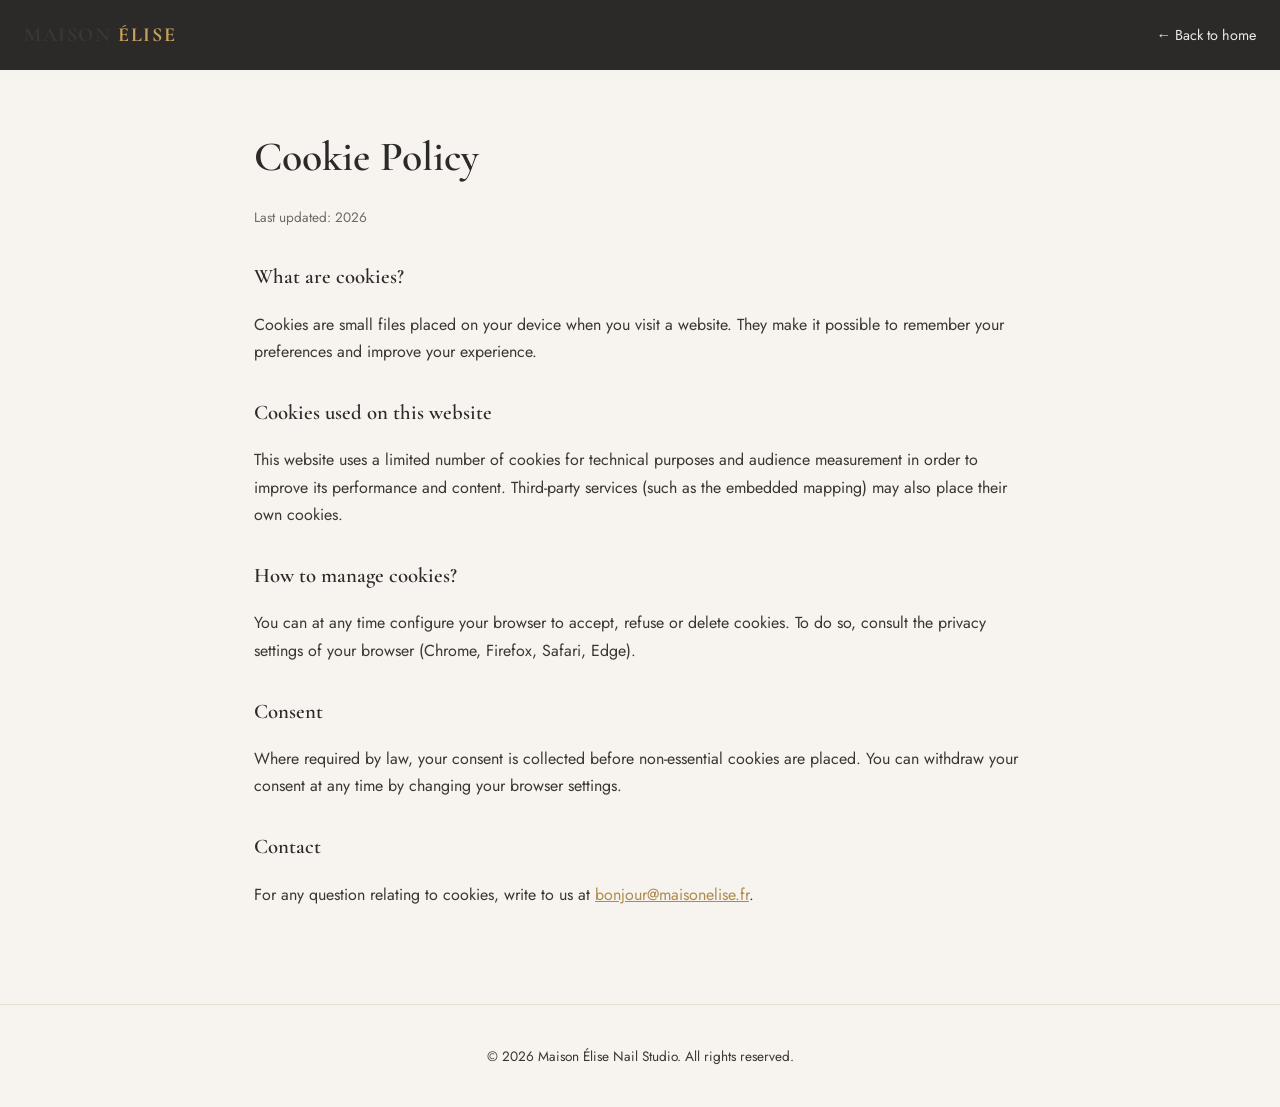
<file: gestion-cookies.html>
<!DOCTYPE html>
<html lang="en">
<head>
  <meta charset="UTF-8" />
  <meta name="viewport" content="width=device-width, initial-scale=1.0" />
  <title>Cookie Policy | Maison Élise Nail Studio</title>
  <meta name="description" content="Cookie policy of Maison Élise Nail Studio, a nail salon in Nice (06000), France." />
  <meta name="robots" content="index, follow" />
  <meta name="theme-color" content="#f7f3ee" />
  <link rel="preconnect" href="https://fonts.googleapis.com" />
  <link href="https://fonts.googleapis.com/css2?family=Cormorant+Garamond:wght@500;600;700&family=Jost:wght@300;400;500;600&display=swap" rel="stylesheet" />
  <style>
    :root { --ivory:#F7F3EE; --gold:#C6A15B; --gold-dark:#AE8B4C; --charcoal:#2B2A28; --ink:#3A3733; --muted:#6E6A64; --line:#E5DDD2; }
    * { box-sizing:border-box; }
    body { margin:0; font-family:"Jost","Segoe UI",Arial,sans-serif; line-height:1.7; color:var(--ink); background:var(--ivory); -webkit-font-smoothing:antialiased; }
    header { background:var(--charcoal); padding:18px 24px; display:flex; align-items:center; justify-content:space-between; gap:16px; flex-wrap:wrap; }
    header a { color:#fff; text-decoration:none; }
    .brand__wordmark { font-family:"Cormorant Garamond",serif; font-weight:700; font-size:1.25rem; letter-spacing:.08em; }
    .brand__wordmark span { color:var(--gold); }
    .back { font-size:.9rem; opacity:.9; }
    main { max-width:820px; margin:0 auto; padding:52px 24px 80px; }
    h1 { font-family:"Cormorant Garamond",serif; font-size:clamp(1.9rem,4vw,2.6rem); color:var(--charcoal); margin:0 0 8px; font-weight:600; }
    .updated { color:var(--muted); font-size:.85rem; margin-bottom:30px; }
    h2 { font-family:"Cormorant Garamond",serif; font-size:1.3rem; color:var(--charcoal); margin:30px 0 10px; font-weight:600; }
    p, li { color:var(--ink); }
    a { color:var(--gold-dark); }
    footer { border-top:1px solid var(--line); padding:26px 24px; text-align:center; color:var(--muted); font-size:.85rem; }
    footer a { color:var(--ink); }
  </style>
</head>
<body>
  <header>
    <span class="brand__wordmark">MAISON <span>ÉLISE</span></span>
    <a class="back" href="index.html">&larr; Back to home</a>
  </header>
  <main>
    <h1>Cookie Policy</h1>
    <p class="updated">Last updated: 2026</p>

    <h2>What are cookies?</h2>
    <p>Cookies are small files placed on your device when you visit a website. They make it possible to remember your preferences and improve your experience.</p>

    <h2>Cookies used on this website</h2>
    <p>This website uses a limited number of cookies for technical purposes and audience measurement in order to improve its performance and content. Third-party services (such as the embedded mapping) may also place their own cookies.</p>

    <h2>How to manage cookies?</h2>
    <p>You can at any time configure your browser to accept, refuse or delete cookies. To do so, consult the privacy settings of your browser (Chrome, Firefox, Safari, Edge).</p>

    <h2>Consent</h2>
    <p>Where required by law, your consent is collected before non-essential cookies are placed. You can withdraw your consent at any time by changing your browser settings.</p>

    <h2>Contact</h2>
    <p>For any question relating to cookies, write to us at <a href="mailto:bonjour@maisonelise.fr">bonjour@maisonelise.fr</a>.</p>
  </main>
  <footer>
    <p>© 2026 Maison Élise Nail Studio. All rights reserved.</p>
  </footer>
</body>
</html>
</file>
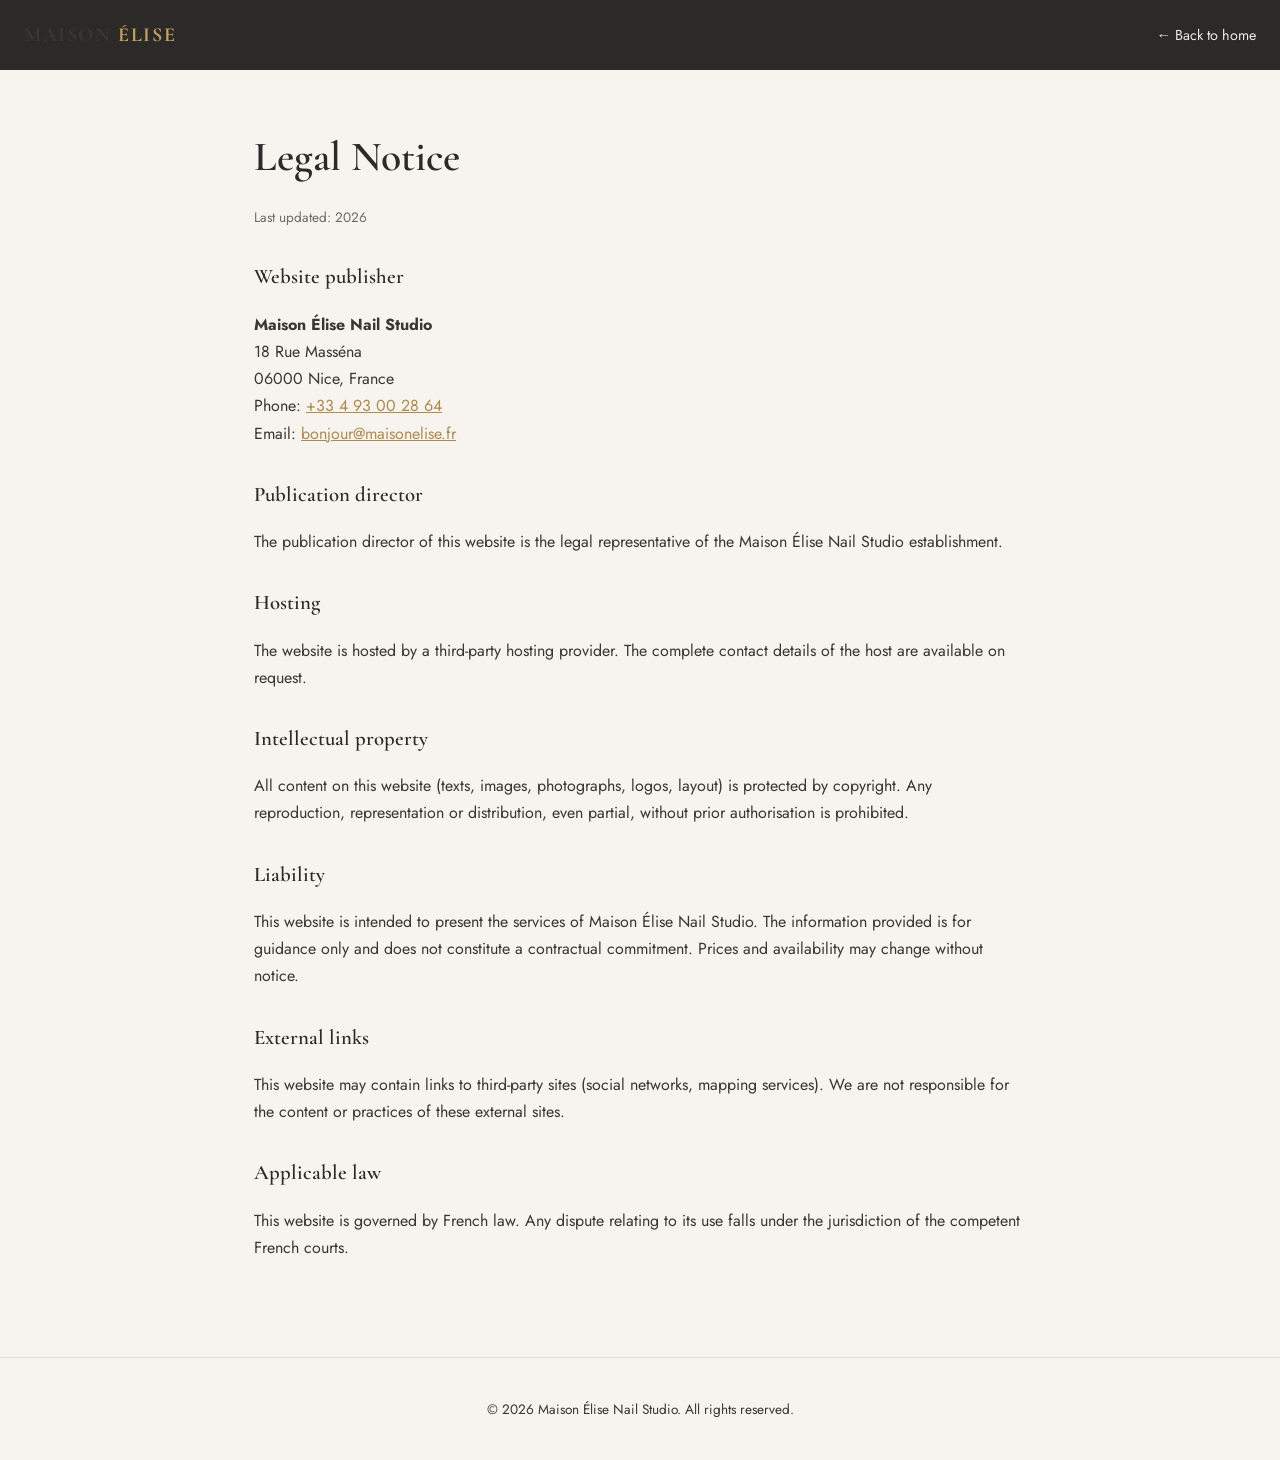
<file: mentions-legales.html>
<!DOCTYPE html>
<html lang="en">
<head>
  <meta charset="UTF-8" />
  <meta name="viewport" content="width=device-width, initial-scale=1.0" />
  <title>Legal Notice | Maison Élise Nail Studio</title>
  <meta name="description" content="Legal notice of Maison Élise Nail Studio, a nail salon in Nice (06000), France." />
  <meta name="robots" content="index, follow" />
  <meta name="theme-color" content="#f7f3ee" />
  <link rel="preconnect" href="https://fonts.googleapis.com" />
  <link rel="preconnect" href="https://fonts.gstatic.com" crossorigin />
  <link href="https://fonts.googleapis.com/css2?family=Cormorant+Garamond:wght@500;600;700&family=Jost:wght@300;400;500;600&display=swap" rel="stylesheet" />
  <style>
    :root { --ivory:#F7F3EE; --gold:#C6A15B; --gold-dark:#AE8B4C; --charcoal:#2B2A28; --ink:#3A3733; --muted:#6E6A64; --line:#E5DDD2; }
    * { box-sizing:border-box; }
    body { margin:0; font-family:"Jost","Segoe UI",Arial,sans-serif; line-height:1.7; color:var(--ink); background:var(--ivory); -webkit-font-smoothing:antialiased; }
    header { background:var(--charcoal); padding:18px 24px; display:flex; align-items:center; justify-content:space-between; gap:16px; flex-wrap:wrap; }
    header a { color:#fff; text-decoration:none; }
    .brand__wordmark { font-family:"Cormorant Garamond",serif; font-weight:700; font-size:1.25rem; letter-spacing:.08em; }
    .brand__wordmark span { color:var(--gold); }
    .back { font-size:.9rem; opacity:.9; }
    main { max-width:820px; margin:0 auto; padding:52px 24px 80px; }
    h1 { font-family:"Cormorant Garamond",serif; font-size:clamp(1.9rem,4vw,2.6rem); color:var(--charcoal); margin:0 0 8px; font-weight:600; }
    .updated { color:var(--muted); font-size:.85rem; margin-bottom:30px; }
    h2 { font-family:"Cormorant Garamond",serif; font-size:1.3rem; color:var(--charcoal); margin:30px 0 10px; font-weight:600; }
    p, li { color:var(--ink); }
    a { color:var(--gold-dark); }
    footer { border-top:1px solid var(--line); padding:26px 24px; text-align:center; color:var(--muted); font-size:.85rem; }
    footer a { color:var(--ink); }
  </style>
</head>
<body>
  <header>
    <span class="brand__wordmark">MAISON <span>ÉLISE</span></span>
    <a class="back" href="index.html">&larr; Back to home</a>
  </header>
  <main>
    <h1>Legal Notice</h1>
    <p class="updated">Last updated: 2026</p>

    <h2>Website publisher</h2>
    <p><strong>Maison Élise Nail Studio</strong><br />
    18 Rue Masséna<br />
    06000 Nice, France<br />
    Phone: <a href="tel:+33493002864">+33 4 93 00 28 64</a><br />
    Email: <a href="mailto:bonjour@maisonelise.fr">bonjour@maisonelise.fr</a></p>

    <h2>Publication director</h2>
    <p>The publication director of this website is the legal representative of the Maison Élise Nail Studio establishment.</p>

    <h2>Hosting</h2>
    <p>The website is hosted by a third-party hosting provider. The complete contact details of the host are available on request.</p>

    <h2>Intellectual property</h2>
    <p>All content on this website (texts, images, photographs, logos, layout) is protected by copyright. Any reproduction, representation or distribution, even partial, without prior authorisation is prohibited.</p>

    <h2>Liability</h2>
    <p>This website is intended to present the services of Maison Élise Nail Studio. The information provided is for guidance only and does not constitute a contractual commitment. Prices and availability may change without notice.</p>

    <h2>External links</h2>
    <p>This website may contain links to third-party sites (social networks, mapping services). We are not responsible for the content or practices of these external sites.</p>

    <h2>Applicable law</h2>
    <p>This website is governed by French law. Any dispute relating to its use falls under the jurisdiction of the competent French courts.</p>
  </main>
  <footer>
    <p>© 2026 Maison Élise Nail Studio. All rights reserved.</p>
  </footer>
</body>
</html>
</file>
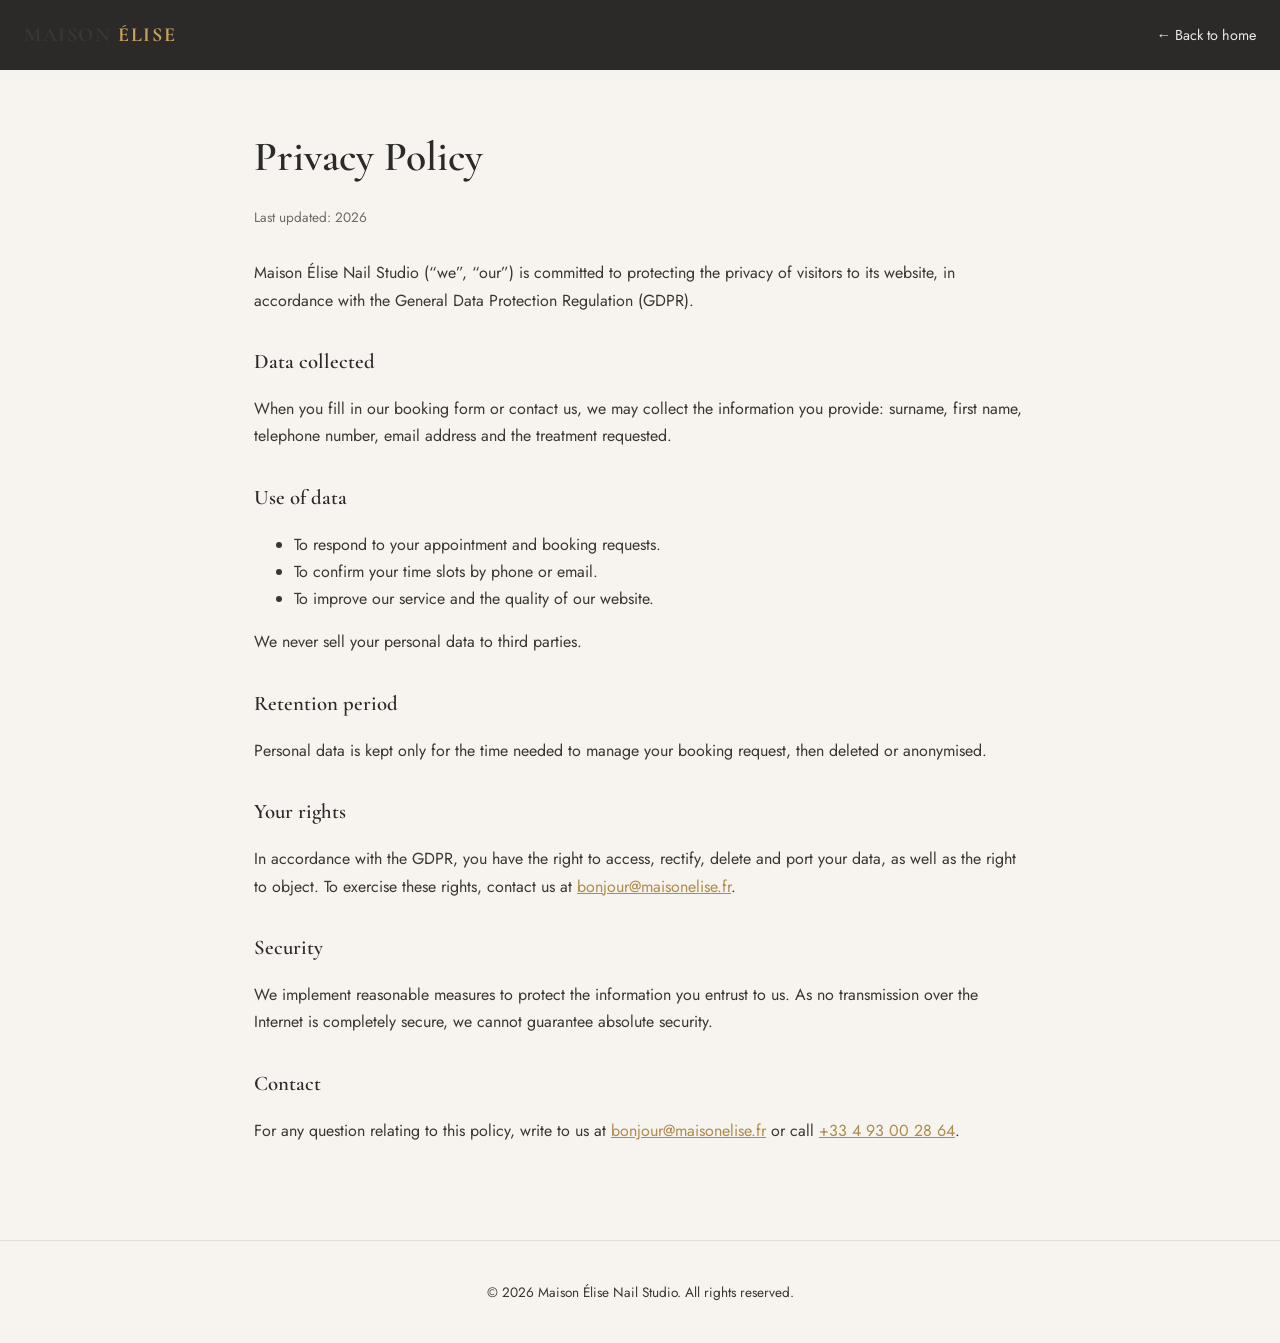
<file: politique-confidentialite.html>
<!DOCTYPE html>
<html lang="en">
<head>
  <meta charset="UTF-8" />
  <meta name="viewport" content="width=device-width, initial-scale=1.0" />
  <title>Privacy Policy | Maison Élise Nail Studio</title>
  <meta name="description" content="Privacy policy of Maison Élise Nail Studio, a nail salon in Nice (06000), France, in accordance with the GDPR." />
  <meta name="robots" content="index, follow" />
  <meta name="theme-color" content="#f7f3ee" />
  <link rel="preconnect" href="https://fonts.googleapis.com" />
  <link href="https://fonts.googleapis.com/css2?family=Cormorant+Garamond:wght@500;600;700&family=Jost:wght@300;400;500;600&display=swap" rel="stylesheet" />
  <style>
    :root { --ivory:#F7F3EE; --gold:#C6A15B; --gold-dark:#AE8B4C; --charcoal:#2B2A28; --ink:#3A3733; --muted:#6E6A64; --line:#E5DDD2; }
    * { box-sizing:border-box; }
    body { margin:0; font-family:"Jost","Segoe UI",Arial,sans-serif; line-height:1.7; color:var(--ink); background:var(--ivory); -webkit-font-smoothing:antialiased; }
    header { background:var(--charcoal); padding:18px 24px; display:flex; align-items:center; justify-content:space-between; gap:16px; flex-wrap:wrap; }
    header a { color:#fff; text-decoration:none; }
    .brand__wordmark { font-family:"Cormorant Garamond",serif; font-weight:700; font-size:1.25rem; letter-spacing:.08em; }
    .brand__wordmark span { color:var(--gold); }
    .back { font-size:.9rem; opacity:.9; }
    main { max-width:820px; margin:0 auto; padding:52px 24px 80px; }
    h1 { font-family:"Cormorant Garamond",serif; font-size:clamp(1.9rem,4vw,2.6rem); color:var(--charcoal); margin:0 0 8px; font-weight:600; }
    .updated { color:var(--muted); font-size:.85rem; margin-bottom:30px; }
    h2 { font-family:"Cormorant Garamond",serif; font-size:1.3rem; color:var(--charcoal); margin:30px 0 10px; font-weight:600; }
    p, li { color:var(--ink); }
    a { color:var(--gold-dark); }
    footer { border-top:1px solid var(--line); padding:26px 24px; text-align:center; color:var(--muted); font-size:.85rem; }
    footer a { color:var(--ink); }
  </style>
</head>
<body>
  <header>
    <span class="brand__wordmark">MAISON <span>ÉLISE</span></span>
    <a class="back" href="index.html">&larr; Back to home</a>
  </header>
  <main>
    <h1>Privacy Policy</h1>
    <p class="updated">Last updated: 2026</p>

    <p>Maison Élise Nail Studio (“we”, “our”) is committed to protecting the privacy of visitors to its website, in accordance with the General Data Protection Regulation (GDPR).</p>

    <h2>Data collected</h2>
    <p>When you fill in our booking form or contact us, we may collect the information you provide: surname, first name, telephone number, email address and the treatment requested.</p>

    <h2>Use of data</h2>
    <ul>
      <li>To respond to your appointment and booking requests.</li>
      <li>To confirm your time slots by phone or email.</li>
      <li>To improve our service and the quality of our website.</li>
    </ul>
    <p>We never sell your personal data to third parties.</p>

    <h2>Retention period</h2>
    <p>Personal data is kept only for the time needed to manage your booking request, then deleted or anonymised.</p>

    <h2>Your rights</h2>
    <p>In accordance with the GDPR, you have the right to access, rectify, delete and port your data, as well as the right to object. To exercise these rights, contact us at <a href="mailto:bonjour@maisonelise.fr">bonjour@maisonelise.fr</a>.</p>

    <h2>Security</h2>
    <p>We implement reasonable measures to protect the information you entrust to us. As no transmission over the Internet is completely secure, we cannot guarantee absolute security.</p>

    <h2>Contact</h2>
    <p>For any question relating to this policy, write to us at <a href="mailto:bonjour@maisonelise.fr">bonjour@maisonelise.fr</a> or call <a href="tel:+33493002864">+33 4 93 00 28 64</a>.</p>
  </main>
  <footer>
    <p>© 2026 Maison Élise Nail Studio. All rights reserved.</p>
  </footer>
</body>
</html>
</file>
